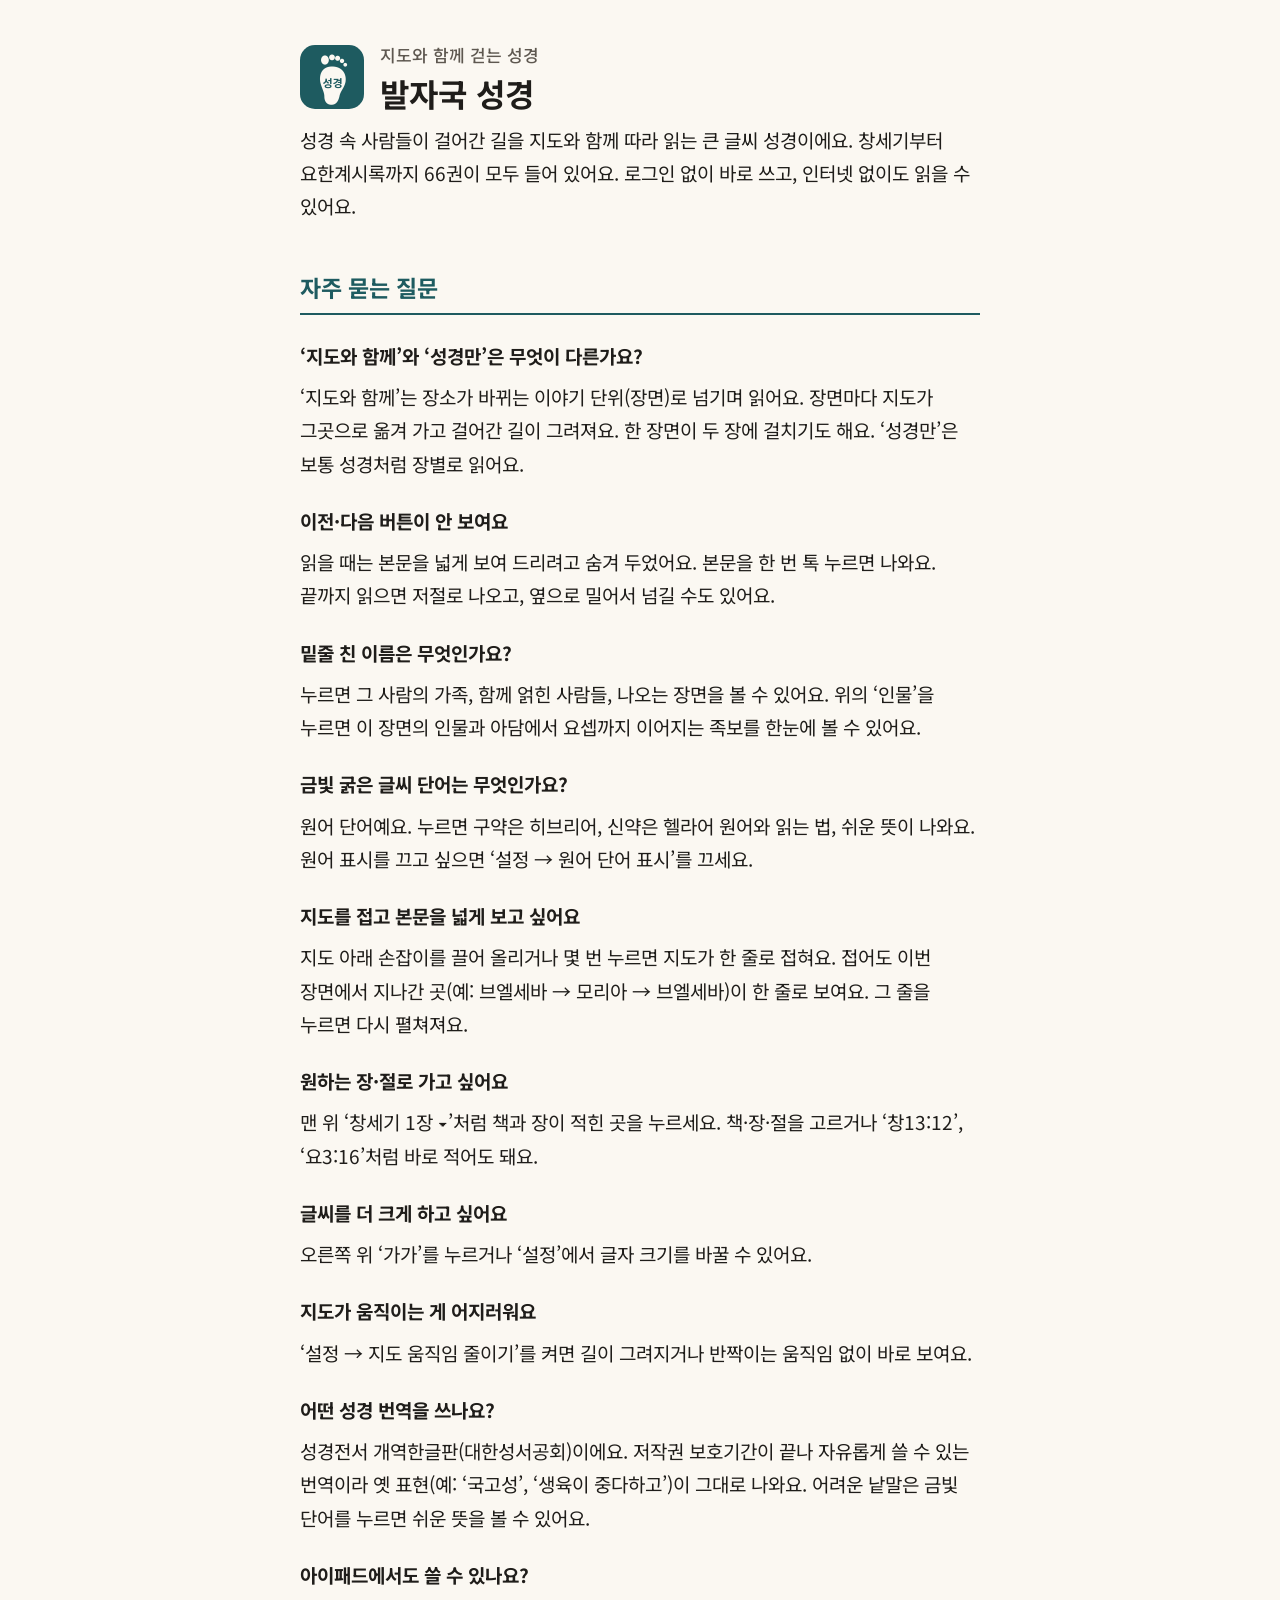
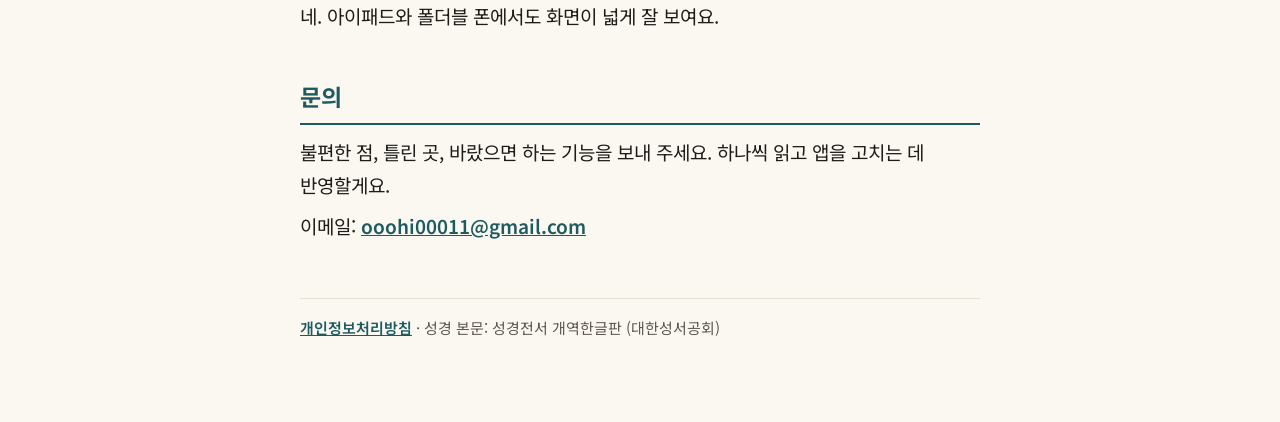
<file: index.html>
<!doctype html>
<html lang="ko">
<head>
<meta charset="utf-8">
<meta name="viewport" content="width=device-width, initial-scale=1">
<title>발자국 성경 · 도움말</title>
<link rel="preconnect" href="https://fonts.googleapis.com">
<link href="https://fonts.googleapis.com/css2?family=Noto+Sans+KR:wght@400;500;700&display=swap" rel="stylesheet">
<link rel="stylesheet" href="style.css">
</head>
<body>
<main>
  <div class="head">
    <img src="icon.png" alt="">
    <div>
      <p class="brand">지도와 함께 걷는 성경</p>
      <h1>발자국 성경</h1>
    </div>
  </div>
  <p>성경 속 사람들이 걸어간 길을 지도와 함께 따라 읽는 큰 글씨 성경이에요. 창세기부터 요한계시록까지 66권이 모두 들어 있어요. 로그인 없이 바로 쓰고, 인터넷 없이도 읽을 수 있어요.</p>

  <h2>자주 묻는 질문</h2>

  <h3>‘지도와 함께’와 ‘성경만’은 무엇이 다른가요?</h3>
  <p>‘지도와 함께’는 장소가 바뀌는 이야기 단위(장면)로 넘기며 읽어요. 장면마다 지도가 그곳으로 옮겨 가고 걸어간 길이 그려져요. 한 장면이 두 장에 걸치기도 해요. ‘성경만’은 보통 성경처럼 장별로 읽어요.</p>

  <h3>이전·다음 버튼이 안 보여요</h3>
  <p>읽을 때는 본문을 넓게 보여 드리려고 숨겨 두었어요. 본문을 한 번 톡 누르면 나와요. 끝까지 읽으면 저절로 나오고, 옆으로 밀어서 넘길 수도 있어요.</p>

  <h3>밑줄 친 이름은 무엇인가요?</h3>
  <p>누르면 그 사람의 가족, 함께 얽힌 사람들, 나오는 장면을 볼 수 있어요. 위의 ‘인물’을 누르면 이 장면의 인물과 아담에서 요셉까지 이어지는 족보를 한눈에 볼 수 있어요.</p>

  <h3>금빛 굵은 글씨 단어는 무엇인가요?</h3>
  <p>원어 단어예요. 누르면 구약은 히브리어, 신약은 헬라어 원어와 읽는 법, 쉬운 뜻이 나와요. 원어 표시를 끄고 싶으면 ‘설정 → 원어 단어 표시’를 끄세요.</p>

  <h3>지도를 접고 본문을 넓게 보고 싶어요</h3>
  <p>지도 아래 손잡이를 끌어 올리거나 몇 번 누르면 지도가 한 줄로 접혀요. 접어도 이번 장면에서 지나간 곳(예: 브엘세바 → 모리아 → 브엘세바)이 한 줄로 보여요. 그 줄을 누르면 다시 펼쳐져요.</p>

  <h3>원하는 장·절로 가고 싶어요</h3>
  <p>맨 위 ‘창세기 1장 ▾’처럼 책과 장이 적힌 곳을 누르세요. 책·장·절을 고르거나 ‘창13:12’, ‘요3:16’처럼 바로 적어도 돼요.</p>

  <h3>글씨를 더 크게 하고 싶어요</h3>
  <p>오른쪽 위 ‘가가’를 누르거나 ‘설정’에서 글자 크기를 바꿀 수 있어요.</p>

  <h3>지도가 움직이는 게 어지러워요</h3>
  <p>‘설정 → 지도 움직임 줄이기’를 켜면 길이 그려지거나 반짝이는 움직임 없이 바로 보여요.</p>

  <h3>어떤 성경 번역을 쓰나요?</h3>
  <p>성경전서 개역한글판(대한성서공회)이에요. 저작권 보호기간이 끝나 자유롭게 쓸 수 있는 번역이라 옛 표현(예: ‘국고성’, ‘생육이 중다하고’)이 그대로 나와요. 어려운 낱말은 금빛 단어를 누르면 쉬운 뜻을 볼 수 있어요.</p>

  <h3>아이패드에서도 쓸 수 있나요?</h3>
  <p>네. 아이패드와 폴더블 폰에서도 화면이 넓게 잘 보여요.</p>

  <h2>문의</h2>
  <p>불편한 점, 틀린 곳, 바랐으면 하는 기능을 보내 주세요. 하나씩 읽고 앱을 고치는 데 반영할게요.</p>
  <p>이메일: <a href="mailto:ooohi00011@gmail.com">ooohi00011@gmail.com</a></p>

  <footer><a href="privacy.html">개인정보처리방침</a> · 성경 본문: 성경전서 개역한글판 (대한성서공회)</footer>
</main>
</body>
</html>
</file>
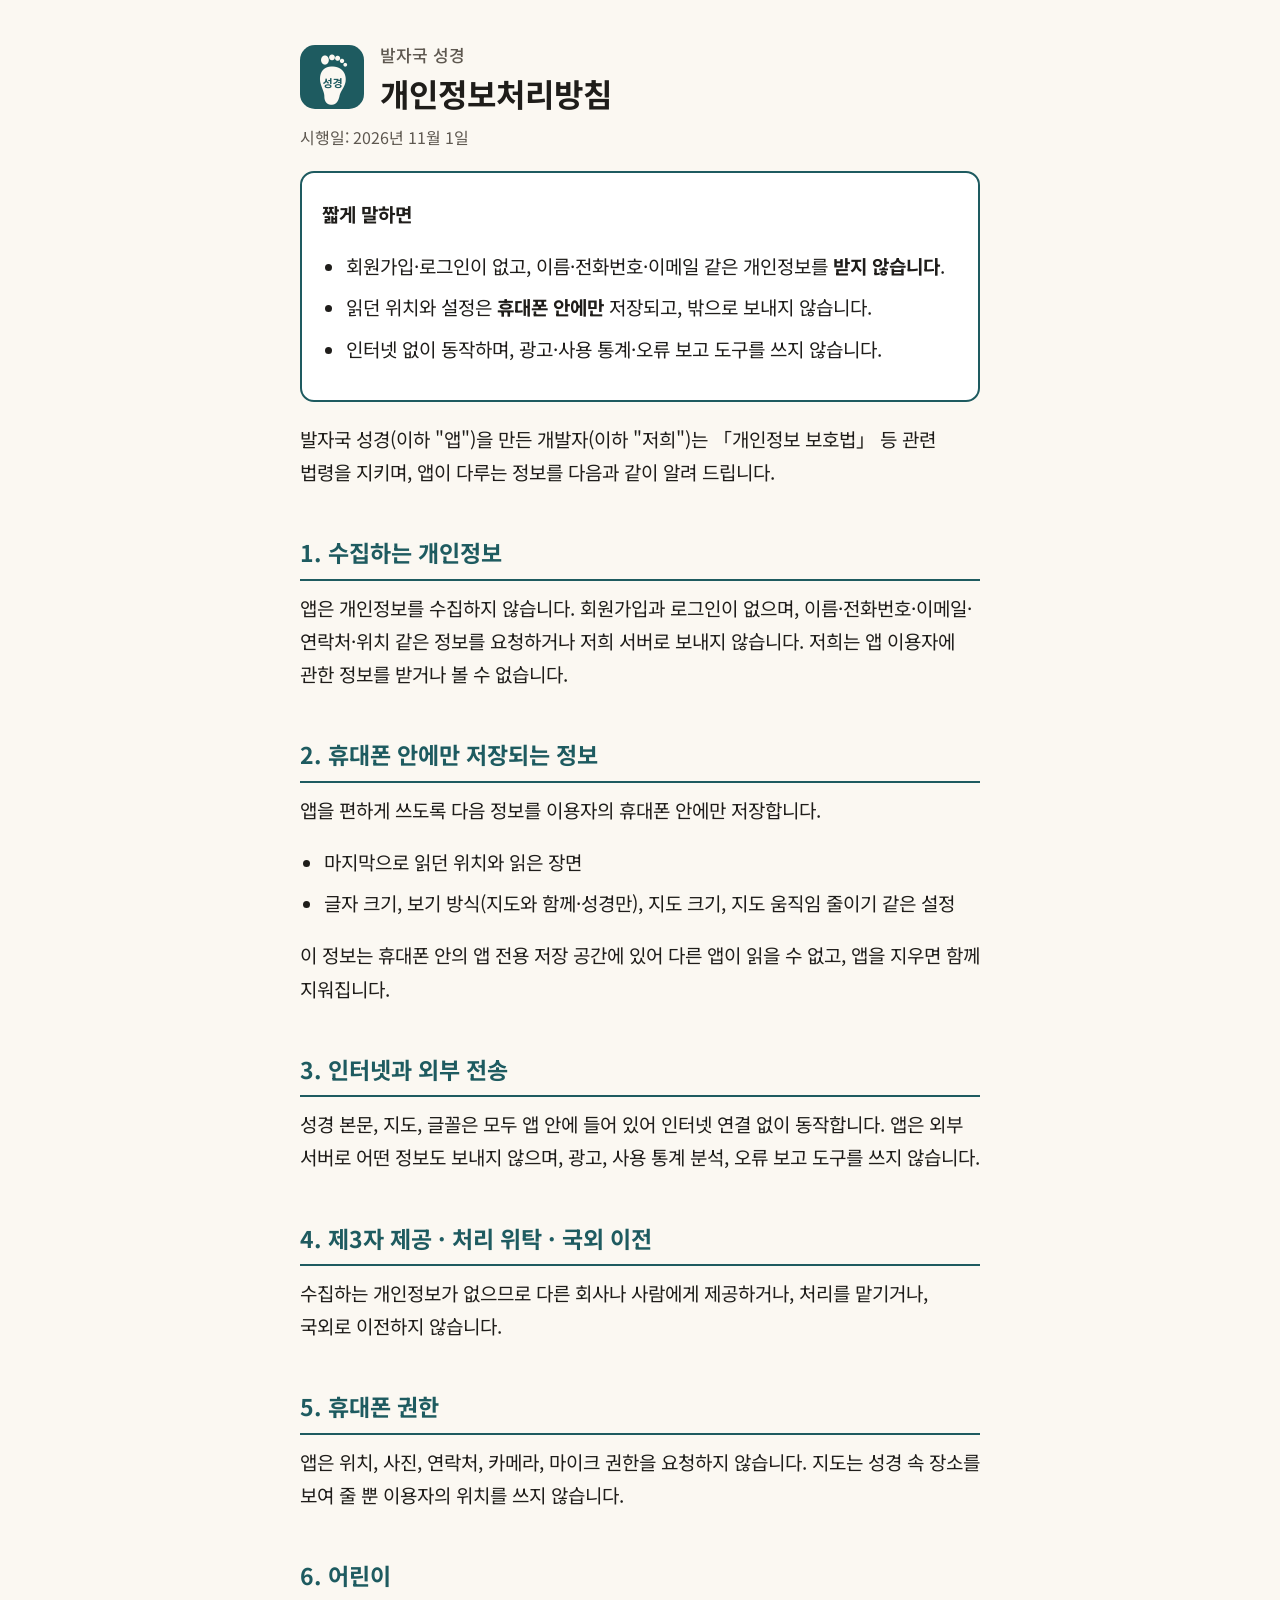
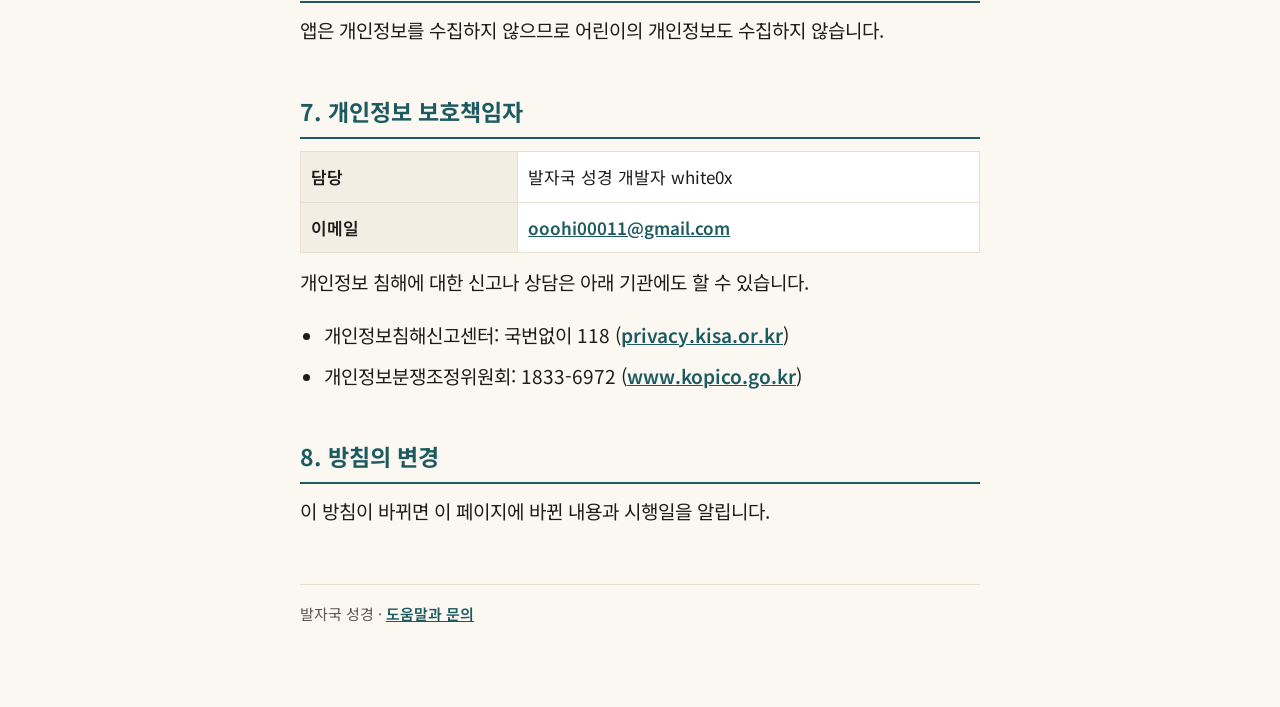
<file: privacy.html>
<!doctype html>
<html lang="ko">
<head>
<meta charset="utf-8">
<meta name="viewport" content="width=device-width, initial-scale=1">
<title>개인정보처리방침 · 발자국 성경</title>
<link rel="preconnect" href="https://fonts.googleapis.com">
<link href="https://fonts.googleapis.com/css2?family=Noto+Sans+KR:wght@400;500;700&display=swap" rel="stylesheet">
<link rel="stylesheet" href="style.css">
</head>
<body>
<main>
  <div class="head">
    <img src="icon.png" alt="">
    <div>
      <p class="brand">발자국 성경</p>
      <h1>개인정보처리방침</h1>
    </div>
  </div>
  <p class="meta">시행일: 2026년 11월 1일</p>

  <div class="box">
    <p><strong>짧게 말하면</strong></p>
    <ul>
      <li>회원가입·로그인이 없고, 이름·전화번호·이메일 같은 개인정보를 <strong>받지 않습니다</strong>.</li>
      <li>읽던 위치와 설정은 <strong>휴대폰 안에만</strong> 저장되고, 밖으로 보내지 않습니다.</li>
      <li>인터넷 없이 동작하며, 광고·사용 통계·오류 보고 도구를 쓰지 않습니다.</li>
    </ul>
  </div>

  <p>발자국 성경(이하 "앱")을 만든 개발자(이하 "저희")는 「개인정보 보호법」 등 관련 법령을 지키며, 앱이 다루는 정보를 다음과 같이 알려 드립니다.</p>

  <h2>1. 수집하는 개인정보</h2>
  <p>앱은 개인정보를 수집하지 않습니다. 회원가입과 로그인이 없으며, 이름·전화번호·이메일·연락처·위치 같은 정보를 요청하거나 저희 서버로 보내지 않습니다. 저희는 앱 이용자에 관한 정보를 받거나 볼 수 없습니다.</p>

  <h2>2. 휴대폰 안에만 저장되는 정보</h2>
  <p>앱을 편하게 쓰도록 다음 정보를 이용자의 휴대폰 안에만 저장합니다.</p>
  <ul>
    <li>마지막으로 읽던 위치와 읽은 장면</li>
    <li>글자 크기, 보기 방식(지도와 함께·성경만), 지도 크기, 지도 움직임 줄이기 같은 설정</li>
  </ul>
  <p>이 정보는 휴대폰 안의 앱 전용 저장 공간에 있어 다른 앱이 읽을 수 없고, 앱을 지우면 함께 지워집니다.</p>

  <h2>3. 인터넷과 외부 전송</h2>
  <p>성경 본문, 지도, 글꼴은 모두 앱 안에 들어 있어 인터넷 연결 없이 동작합니다. 앱은 외부 서버로 어떤 정보도 보내지 않으며, 광고, 사용 통계 분석, 오류 보고 도구를 쓰지 않습니다.</p>

  <h2>4. 제3자 제공 · 처리 위탁 · 국외 이전</h2>
  <p>수집하는 개인정보가 없으므로 다른 회사나 사람에게 제공하거나, 처리를 맡기거나, 국외로 이전하지 않습니다.</p>

  <h2>5. 휴대폰 권한</h2>
  <p>앱은 위치, 사진, 연락처, 카메라, 마이크 권한을 요청하지 않습니다. 지도는 성경 속 장소를 보여 줄 뿐 이용자의 위치를 쓰지 않습니다.</p>

  <h2>6. 어린이</h2>
  <p>앱은 개인정보를 수집하지 않으므로 어린이의 개인정보도 수집하지 않습니다.</p>

  <h2>7. 개인정보 보호책임자</h2>
  <table>
    <tr><th>담당</th><td>발자국 성경 개발자 white0x</td></tr>
    <tr><th>이메일</th><td><a href="mailto:ooohi00011@gmail.com">ooohi00011@gmail.com</a></td></tr>
  </table>
  <p>개인정보 침해에 대한 신고나 상담은 아래 기관에도 할 수 있습니다.</p>
  <ul>
    <li>개인정보침해신고센터: 국번없이 118 (<a href="https://privacy.kisa.or.kr">privacy.kisa.or.kr</a>)</li>
    <li>개인정보분쟁조정위원회: 1833-6972 (<a href="https://www.kopico.go.kr">www.kopico.go.kr</a>)</li>
  </ul>

  <h2>8. 방침의 변경</h2>
  <p>이 방침이 바뀌면 이 페이지에 바뀐 내용과 시행일을 알립니다.</p>

  <footer>발자국 성경 · <a href="index.html">도움말과 문의</a></footer>
</main>
</body>
</html>
</file>
<file: style.css>
:root {
  --paper: #FBF8F2;
  --card: #FFFFFF;
  --ink: #1F1D1A;
  --sub: #5E5850;
  --line: #E8E0D2;
  --teal: #1E5B60;
  --rust: #B4532A;
}
* { box-sizing: border-box; }
body {
  margin: 0;
  background: var(--paper);
  color: var(--ink);
  font-family: 'Noto Sans KR', -apple-system, 'Apple SD Gothic Neo', 'Malgun Gothic', sans-serif;
  font-size: 19px;
  line-height: 1.75;
  word-break: keep-all;
}
main { max-width: 720px; margin: 0 auto; padding: 40px 20px 80px; }
.head { display: flex; align-items: center; gap: 16px; }
.head img { width: 64px; height: 64px; border-radius: 15px; }
.brand { font-size: 17px; font-weight: 500; color: var(--sub); margin: 0; }
h1 { font-size: 32px; line-height: 1.35; margin: 2px 0 0; }
h2 { font-size: 23px; margin: 44px 0 10px; padding-bottom: 6px; border-bottom: 2px solid var(--teal); color: var(--teal); }
h3 { font-size: 19px; margin: 24px 0 4px; }
p, li { margin: 8px 0; }
ul, ol { padding-left: 24px; }
.meta { color: var(--sub); font-size: 16px; }
.box { background: var(--card); border: 2px solid var(--teal); border-radius: 14px; padding: 16px 20px; margin: 20px 0; }
table { width: 100%; border-collapse: collapse; font-size: 17px; margin: 12px 0; background: var(--card); }
th, td { border: 1px solid var(--line); padding: 10px; text-align: left; vertical-align: top; }
th { background: #F3EEE4; width: 32%; font-weight: 600; }
a { color: var(--teal); font-weight: 600; }
footer { margin-top: 56px; color: var(--sub); font-size: 15px; border-top: 1px solid var(--line); padding-top: 16px; }
@media (max-width: 480px) {
  body { font-size: 18px; }
  h1 { font-size: 27px; }
  th { width: 38%; }
}
</file>
